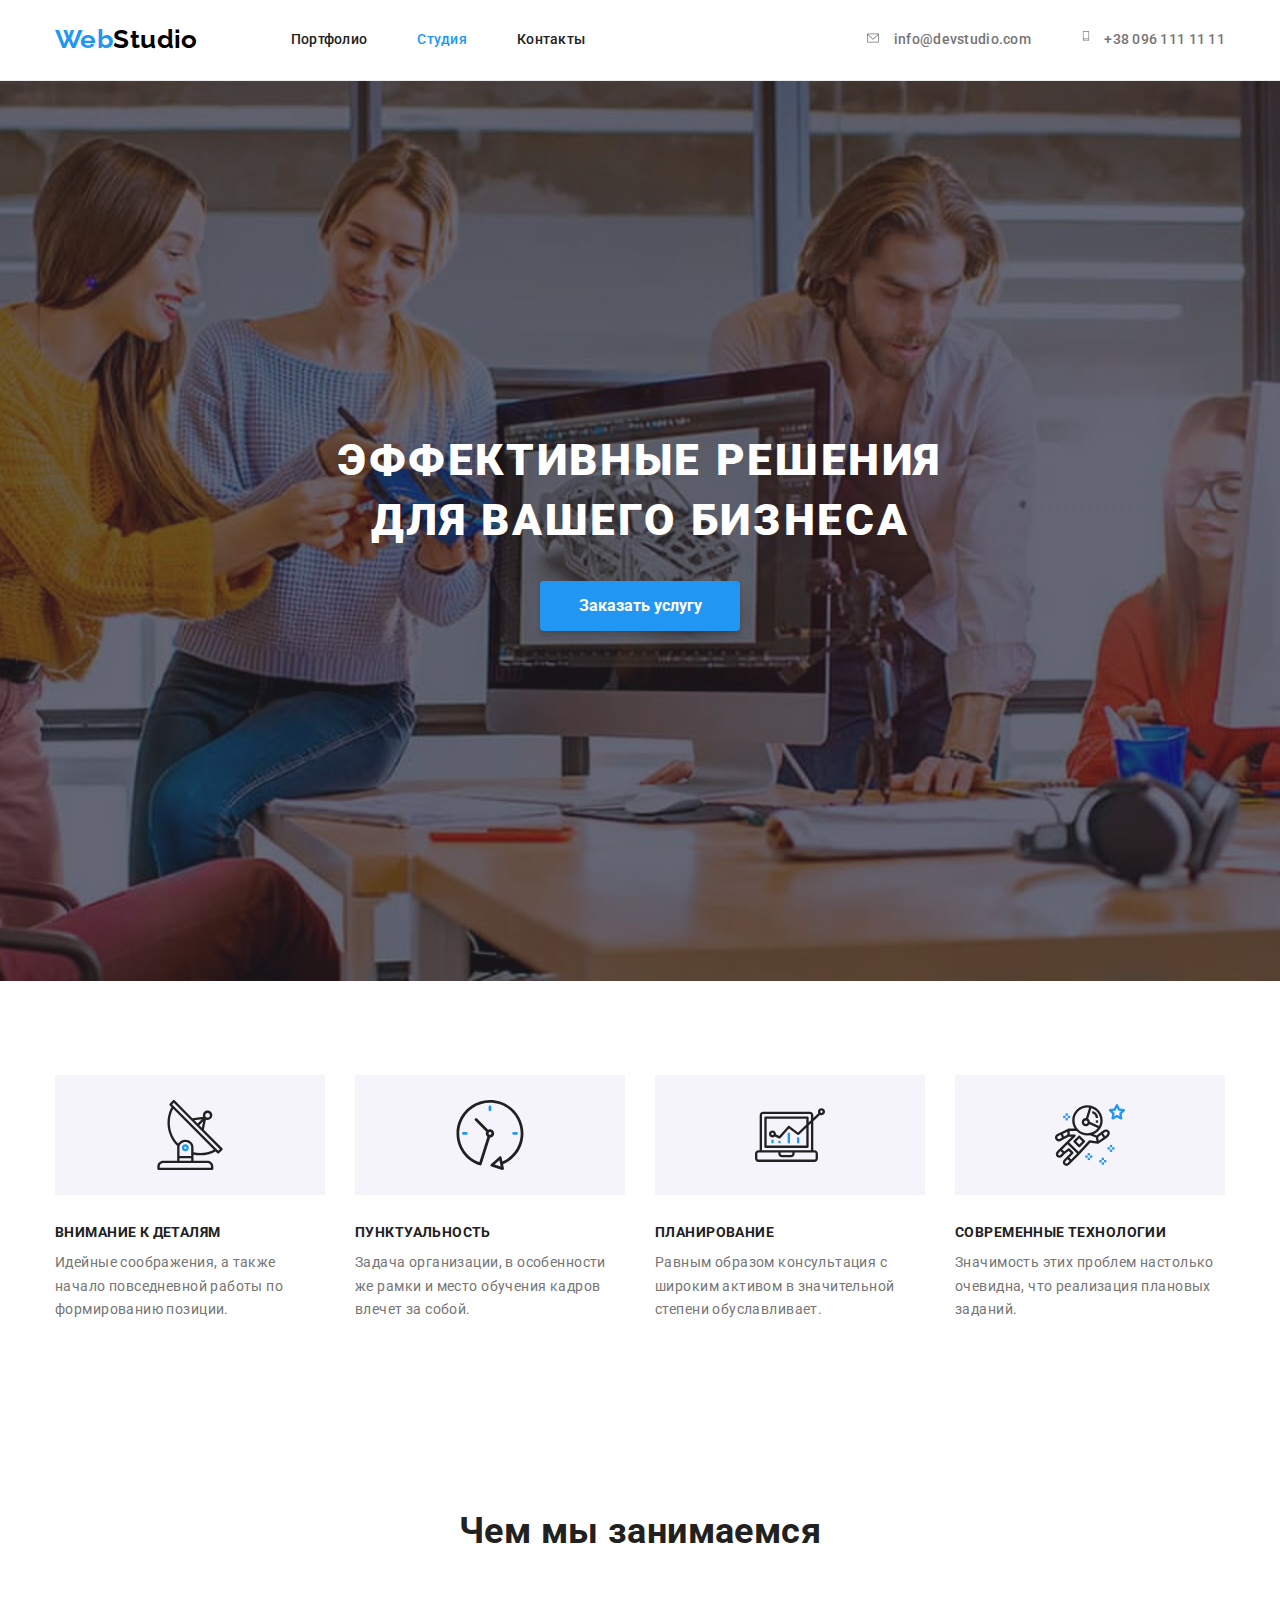
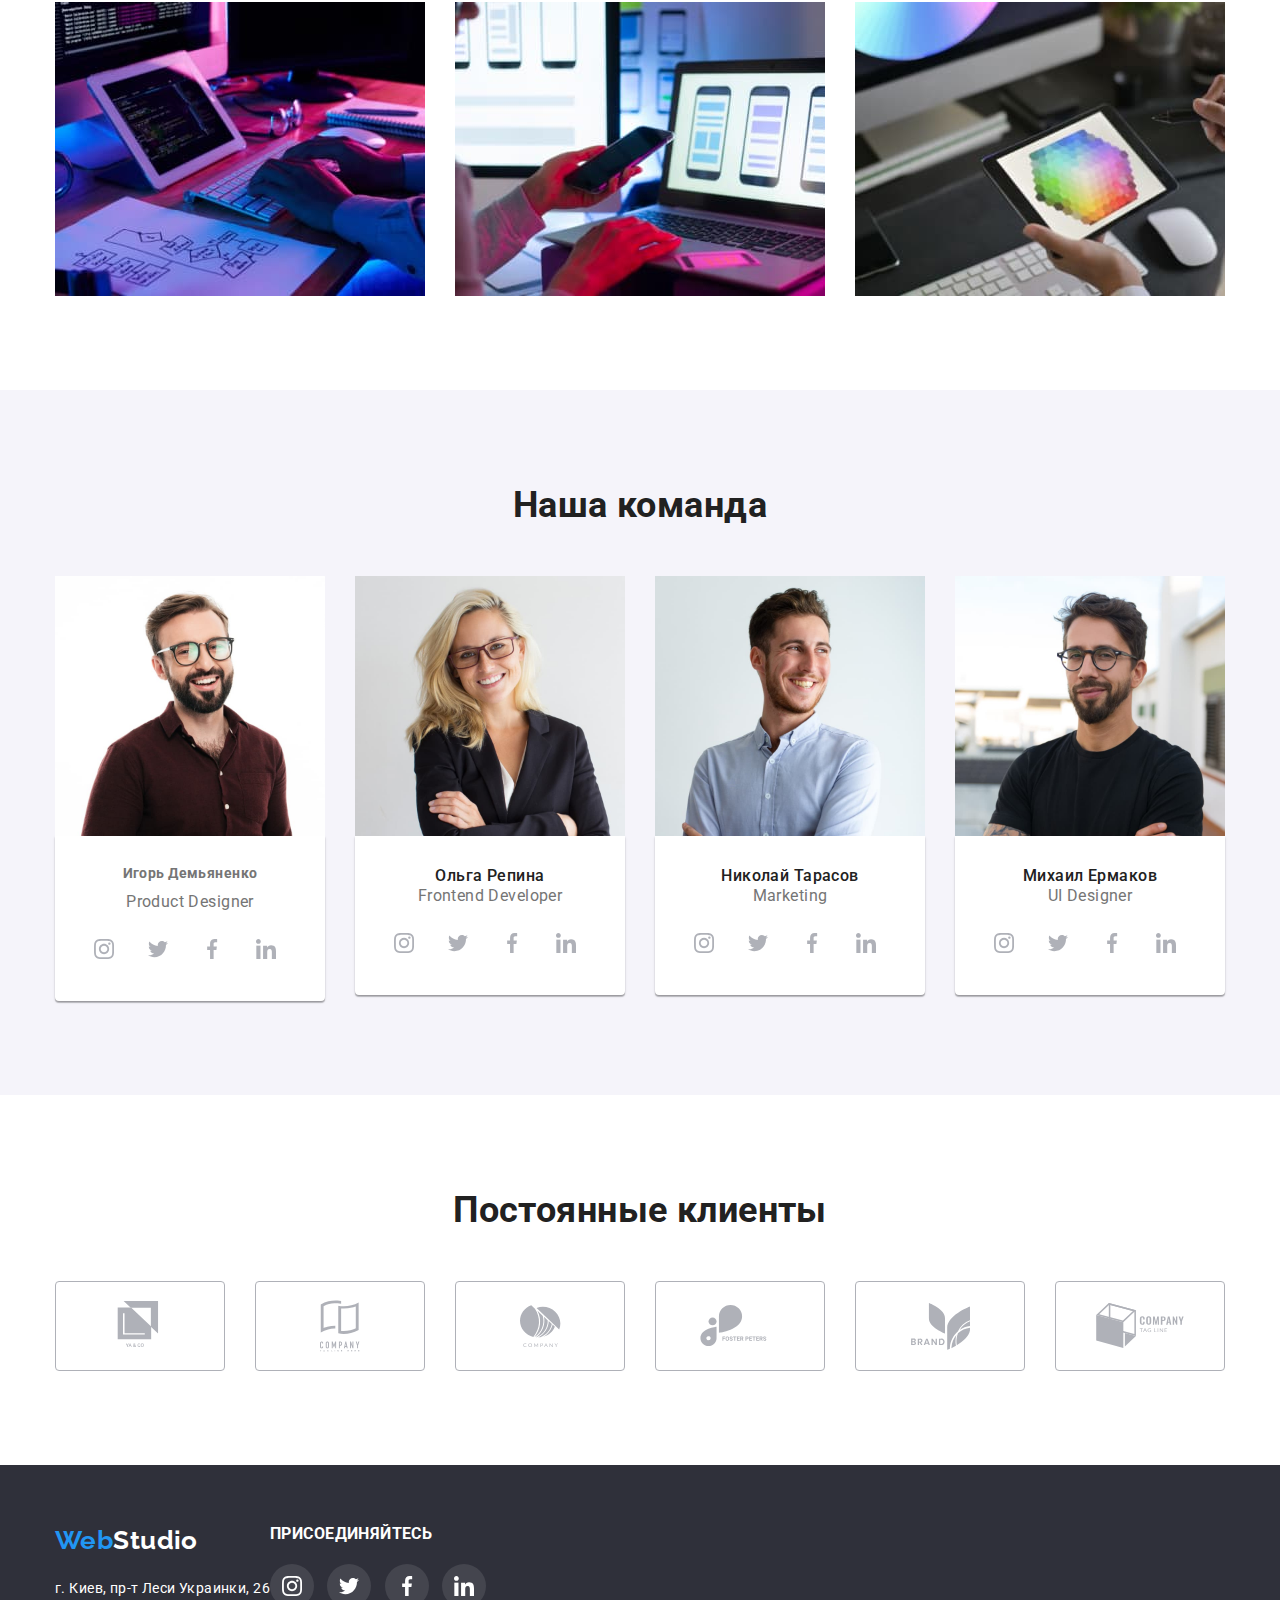
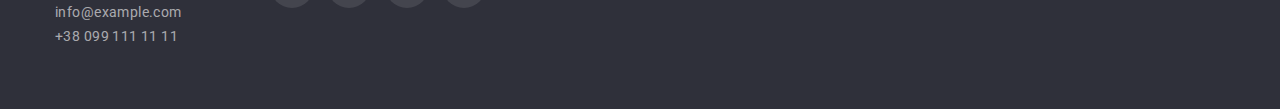
<file: index.html>
<!DOCTYPE html>
<html lang="en">
<head>
    <meta charset="UTF-8">
    <meta http-equiv="X-UA-Compatible" content="IE=edge">
    <meta name="viewport" content="width=device-width, initial-scale=1.0">
    <link rel="preconnect" href="https://fonts.gstatic.com">
    <link href="https://fonts.googleapis.com/css2?family=Raleway:wght@700&family=Roboto:wght@400;500;700;900&display=swap" rel="stylesheet">
    <link rel="stylesheet" href="https://cdnjs.cloudflare.com/ajax/libs/modern-normalize/1.0.0/modern-normalize.min.css">
    <link rel="stylesheet" href="./css/styles.css">
    <title>WebStudio</title>
</head>
<body>
    
        <!--Шапка-->
    <header class="page-header">
    <div class="container">
        <div class="main-page">
        <nav class="navigation">
        <a  href="" class="logo"><span>Web</span><span class="logo-studio">Studio</span></a>
        <ul class=" list-non site-nav">
            <li class="item"><a href="./portfolio.html" class=" site-nav link" >Портфолио</a></li>
            <li class="item"><a href="" class="link current">Студия</a></li>
            <li class="item"><a href="" class="site-nav link" >Контакты</a></li>
        </ul>
        </nav>
        <ul class="list-non contact">
            <li class="item"><a href="mailto:info@devstudio.com" class="contact-date">
                <svg class="icon" width="16" height="12">
                    <use href="./image/sprite.svg#icon-envelope"></use>
                </svg>
                info@devstudio.com</a></li>
            <li class="item"><a href="tel:+380961111111" class=" contact-date">
                <svg class="icon" width="10" height="16">
                    <use href="./image/sprite.svg#icon-smartphone"></use>
                </svg>
                +38 096 111 11 11</a></li>
        </ul>
        </div>
        </div>
    </header>
    <!--Загрузити послугу-->
    <main>
        <section class="section hero overlay"> 
            <div class="container">
                <div class="hero-content">
            <h1 class="section-hero-title">Эффективные решения для вашего бизнеса</h1>
            <button type="button" class="button">Заказать услугу</button>
            </div>
            </div>
        </section>
        <!-- секція під героєм -->
<section class="section">
    <div class="container">
    <!--Заголовок, який далі потрібно приховати-->
    <h2 class="section-title visually-hidden">Наши ценности</h2>
    <!--Список під "Загрузити послугу"-->
    <ul class=" list-non values-list">
        <li class="values-item">
            <div class="values-picture">
                <svg width="70" height="70">
                    <use href="./image/symbol-defs.svg#icon-antenna"></use>
                </svg>
            </div>

            <h3 class="title">Внимание к деталям</h3>
            <p class="text">
                Идейные соображения, а также начало повседневной работы по формированию позиции.
            </p>
        </li>
        <li class="values-item">
            <div class="values-picture">
                <svg width="70" height="70">
                    <use href="./image/symbol-defs.svg#icon-clock"></use>
                </svg>
            </div>
            <h3 class="title">Пунктуальность</h3>
            <p class="text">
                Задача организации, в особенности же рамки и место обучения кадров влечет за собой.
            </p>
        </li>
        <li class="values-item">
            <div class="values-picture">
                <svg width="70" height="70">
                    <use href="./image/symbol-defs.svg#icon-diagram"></use>
                </svg>
            </div>
            <h3 class="title">Планирование</h3>
            <p class="text">
                Равным образом консультация с широким активом в значительной степени обуславливает.
            </p>
        </li>
        <li class="values-item">
            <div class="values-picture">
                <svg width="70" height="70">
                    <use href="./image/symbol-defs.svg#icon-astronaut"></use>
                </svg>
            </div>
            <h3 class="title">Современные технологии</h3>
            <p class="text">
                Значимость этих проблем настолько очевидна, что реализация плановых заданий.
            </p>
        </li>
    </ul>
    </div>
</section>  
<!--Чим ми займаємося-->
<section class="section">
    <div class="container">
    <h2 class="section-title">Чем мы занимаемся</h2>
    <ul class="list-non title-list grid">
        <li class="grid-title"><a href=""><img src="./image/box_1.jpg" alt="Человек пишет код" width="370"></a></li>
        <li class="grid-title"><a href=""><img src="./image/box_2.jpg" alt="Работа с приложениями" width="370"></a></li>
        <li class="grid-title"><a href=""><img src="./image/box_3.jpg" alt="Работа с графикой" width="370"></a></li>
    </ul>
    </div>
</section>
<!--Наша команда-->
<section class="section team">
    <div class="container">
    <h2 class="section-title">Наша команда</h2>
    <ul class=" list-non title-list grid">
        <li class="team-item grid-team">
            <img src="./image/product_designer.jpg" alt="Фотокартка продуктного дизайнера" width="270">
                <div class="manager">
                <h4 class="title -name">Игорь Демьяненко</h4>
                <p class="position">Product Designer</p>
                <ul class=" list-non social">
                    <li>
                        <a href="" class="social-icon" target="_blank" rel="noopener noreferrer">
                            <svg width="20" height="20">
                                <use href="./image/sprite.svg#icon-instagram "></use>
                            </svg>
                        </a>
                    </li>
                    <li>
                        <a href="" class="social-icon" target="_blank" rel="noopener noreferrer">
                            <svg width="20" height="20">
                                <use href="./image/sprite.svg#icon-twitter"></use>
                            </svg>
                        </a>
                    </li>
                    <li>
                        <a href="" class="social-icon"target="_blank" rel="noopener noreferrer">
                            <svg width="20" height="20">
                                <use href="./image/sprite.svg#icon-facebook"></use>
                            </svg>
                        </a>
                    </li>
                    <li>
                        <a href="" class="social-icon"target="_blank" rel="noopener noreferrer">
                            <svg width="20" height="20">
                                <use href="./image/sprite.svg#icon-linkedin"></use>
                            </svg>
                        </a>
                    </li>
                </div>
               
        </li>
        <li class="team-item grid-team">
            <img src="./image/frontend_developer.jpg" alt="Фотокартка розробника" width="270">
            <div class="manager">
                <h4 class="title-name">Ольга Репина</h4>
                <p class="position">Frontend Developer</p>
                <ul class=" list-non social">
                    <li>
                        <a href="" class="social-icon" target="_blank" rel="noopener noreferrer">
                            <svg width="20" height="20">
                                <use href="./image/sprite.svg#icon-instagram "></use>
                            </svg>
                        </a>
                    </li>
                    <li>
                        <a href="" class="social-icon" target="_blank" rel="noopener noreferrer">
                            <svg width="20" height="20">
                                <use href="./image/sprite.svg#icon-twitter"></use>
                            </svg>
                        </a>
                    </li>
                    <li>
                        <a href="" class="social-icon" target="_blank" rel="noopener noreferrer">
                            <svg width="20" height="20">
                                <use href="./image/sprite.svg#icon-facebook"></use>
                            </svg>
                        </a>
                    </li>
                    <li>
                        <a href="" class="social-icon" target="_blank" rel="noopener noreferrer">
                            <svg width="20" height="20">
                                <use href="./image/sprite.svg#icon-linkedin"></use>
                            </svg>
                        </a>
                    </li>
            </div>
            
        </li>
        <li class="team-item grid-team">
           
            <img src="./image/marketing.jpg" alt="Фотокартка спеціаліста з маркетингу" width="270">
            <div class="manager">
                <h4 class="title-name">Николай Тарасов</h4>
                <p class="position">Marketing</p>
                <ul class=" list-non social">
                    <li>
                        <a href="" class="social-icon" target="_blank" rel="noopener noreferrer">
                            <svg width="20" height="20">
                                <use href="./image/sprite.svg#icon-instagram "></use>
                            </svg>
                        </a>
                    </li>
                    <li>
                        <a href="" class="social-icon" target="_blank" rel="noopener noreferrer">
                            <svg width="20" height="20">
                                <use href="./image/sprite.svg#icon-twitter"></use>
                            </svg>
                        </a>
                    </li>
                    <li>
                        <a href="" class="social-icon" target="_blank" rel="noopener noreferrer">
                            <svg width="20" height="20">
                                <use href="./image/sprite.svg#icon-facebook"></use>
                            </svg>
                        </a>
                    </li>
                    <li>
                        <a href="" class="social-icon" target="_blank" rel="noopener noreferrer">
                            <svg width="20" height="20">
                                <use href="./image/sprite.svg#icon-linkedin"></use>
                            </svg>
                        </a>
                    </li>
            </div>
            
        </li>
        <li class="team-item grid-team">
           
            <img src="./image/ul_designer.jpg" alt="Фотокартка дизайнера" width="270">
            <div class="manager">
                <h4 class="title-name">Михаил Ермаков</h4>
                <p class="position">UI Designer</p>
                <ul class=" list-non social">
                    <li>
                        <a href="" class="social-icon" target="_blank" rel="noopener noreferrer">
                            <svg width="20" height="20">
                                <use href="./image/sprite.svg#icon-instagram "></use>
                            </svg>
                        </a>
                    </li>
                    <li>
                        <a href="" class="social-icon" target="_blank" rel="noopener noreferrer">
                            <svg width="20" height="20">
                                <use href="./image/sprite.svg#icon-twitter"></use>
                            </svg>
                        </a>
                    </li>
                    <li>
                        <a href="" class="social-icon" target="_blank" rel="noopener noreferrer">
                            <svg width="20" height="20">
                                <use href="./image/sprite.svg#icon-facebook"></use>
                            </svg>
                        </a>
                    </li>
                    <li>
                        <a href="" class="social-icon" target="_blank" rel="noopener noreferrer">
                            <svg width="20" height="20">
                                <use href="./image/sprite.svg#icon-linkedin"></use>
                            </svg>
                        </a>
                    </li>
            </div> 
        </li>
    </ul>
    </div>
</section>
<!-- Постійні клієнти -->
<section class="section clients">
    <div class="container">
        <h2 class="section-title">Постоянные клиенты</h2>
        <ul class=" list-non our-clients-list">
            <li class="our-clients-item">
                <a href="" class="our-clients-link">
                    <svg class="clients-icon" width="44,27" height="49.23">
                        <use href="./image/symbol-defs.svg#icon-logo-1"></use>
                    </svg>
                </a>
            </li>
            <li class="our-clients-item">
                <a href="" class="our-clients-link">
                    <svg class="clients-icon" width="40" height="52">
                        <use href="./image/symbol-defs.svg#icon-logo-2"></use>
                    </svg>
                </a>
            </li>
            <li class="our-clients-item">
                <a href="" class="our-clients-link">
                    <svg class="clients-icon" width="41" height="42.6">
                        <use href="./image/symbol-defs.svg#icon-logo-3"></use>
                    </svg>
                </a>
            </li>
            <li class="our-clients-item">
                <a href="" class="our-clients-link">
                    <svg class="clients-icon" width="79.66" height="42.02">
                        <use href="./image/symbol-defs.svg#icon-logo-4"></use>
                    </svg>
                </a>
            </li>
            <li class="our-clients-item">
                <a href="" class="our-clients-link">
                    <svg class="clients-icon" width="59" height="47">
                        <use href="./image/symbol-defs.svg#icon-logo-5"></use>
                    </svg>
                </a>
            </li>
            <li class="our-clients-item">
                <a href="" class="our-clients-link">
                    <svg class="clients-icon" width="88.48" height="45.44">
                        <use href="./image/symbol-defs.svg#icon-logo-6"></use>
                    </svg>
                </a>
            </li>

        </ul>
    </div>


</section>

</main>
<footer class="section-footer">
    <div class="container footer">
        <div class="footer-studio">
    <a href="" class="logo"><span>Web</span><span class="logo-footer-studio">Studio</span></a>
    
    <ul class="list-non footer-contacts">
        <li><a href="https://goo.gl/maps/GumJZrkpZJpaKMpm8" target="_blank" rel="nooper noreferrer" class="adress">г. Киев, пр-т Леси Украинки, 26</a></li>
        <li><a href="mailto:info@devstudio.com" class="contacts">info@example.com</a></li>
        <li><a href="tel:+380961111111" class="contacts">+38 099 111 11 11</a></li>
    </ul>
    </div>
    
    <!-- Іконки футера -->
    <div class="footer-network-list">
        <h3 class="footer-network-title">присоединяйтесь</h3>
        <ul class="footer-network-icon">
            <li class="footer-network-icon-item">
                <a href="" class="footer-network-icon-link" aria-label="инстаграм">
                    <svg class="footer-icon" width="20" height="20">
                        <use href="./image/sprite.svg#icon-instagram "></use>
                    </svg>
                </a>
            </li>
            <li class="footer-network-icon-item">
                <a href="" class="footer-network-icon-link" aria-label="твиттер">
                    <svg class="footer-icon" width="20" height="20">
                        <use href="./image/sprite.svg#icon-twitter"></use>
                    </svg>
                </a>
            </li>
            <li class="footer-network-icon-item">
                <a href="" class="footer-network-icon-link" aria-label="фейсбук">
                    <svg class="footer-icon" width="20" height="20">
                        <use href="./image/sprite.svg#icon-facebook"></use>
                    </svg>
                </a>
            </li>
            <li class="footer-network-icon-item">
                <a href="" class="footer-network-icon-link" aria-label="линкедин">
                    <svg class="footer-icon" width="20" height="20">
                        <use href="./image/sprite.svg#icon-linkedin"></use>
                    </svg>
                </a>
            </li>
        </ul>
    
    </div>
    </div>
</footer>
</body>
</html>
</file>
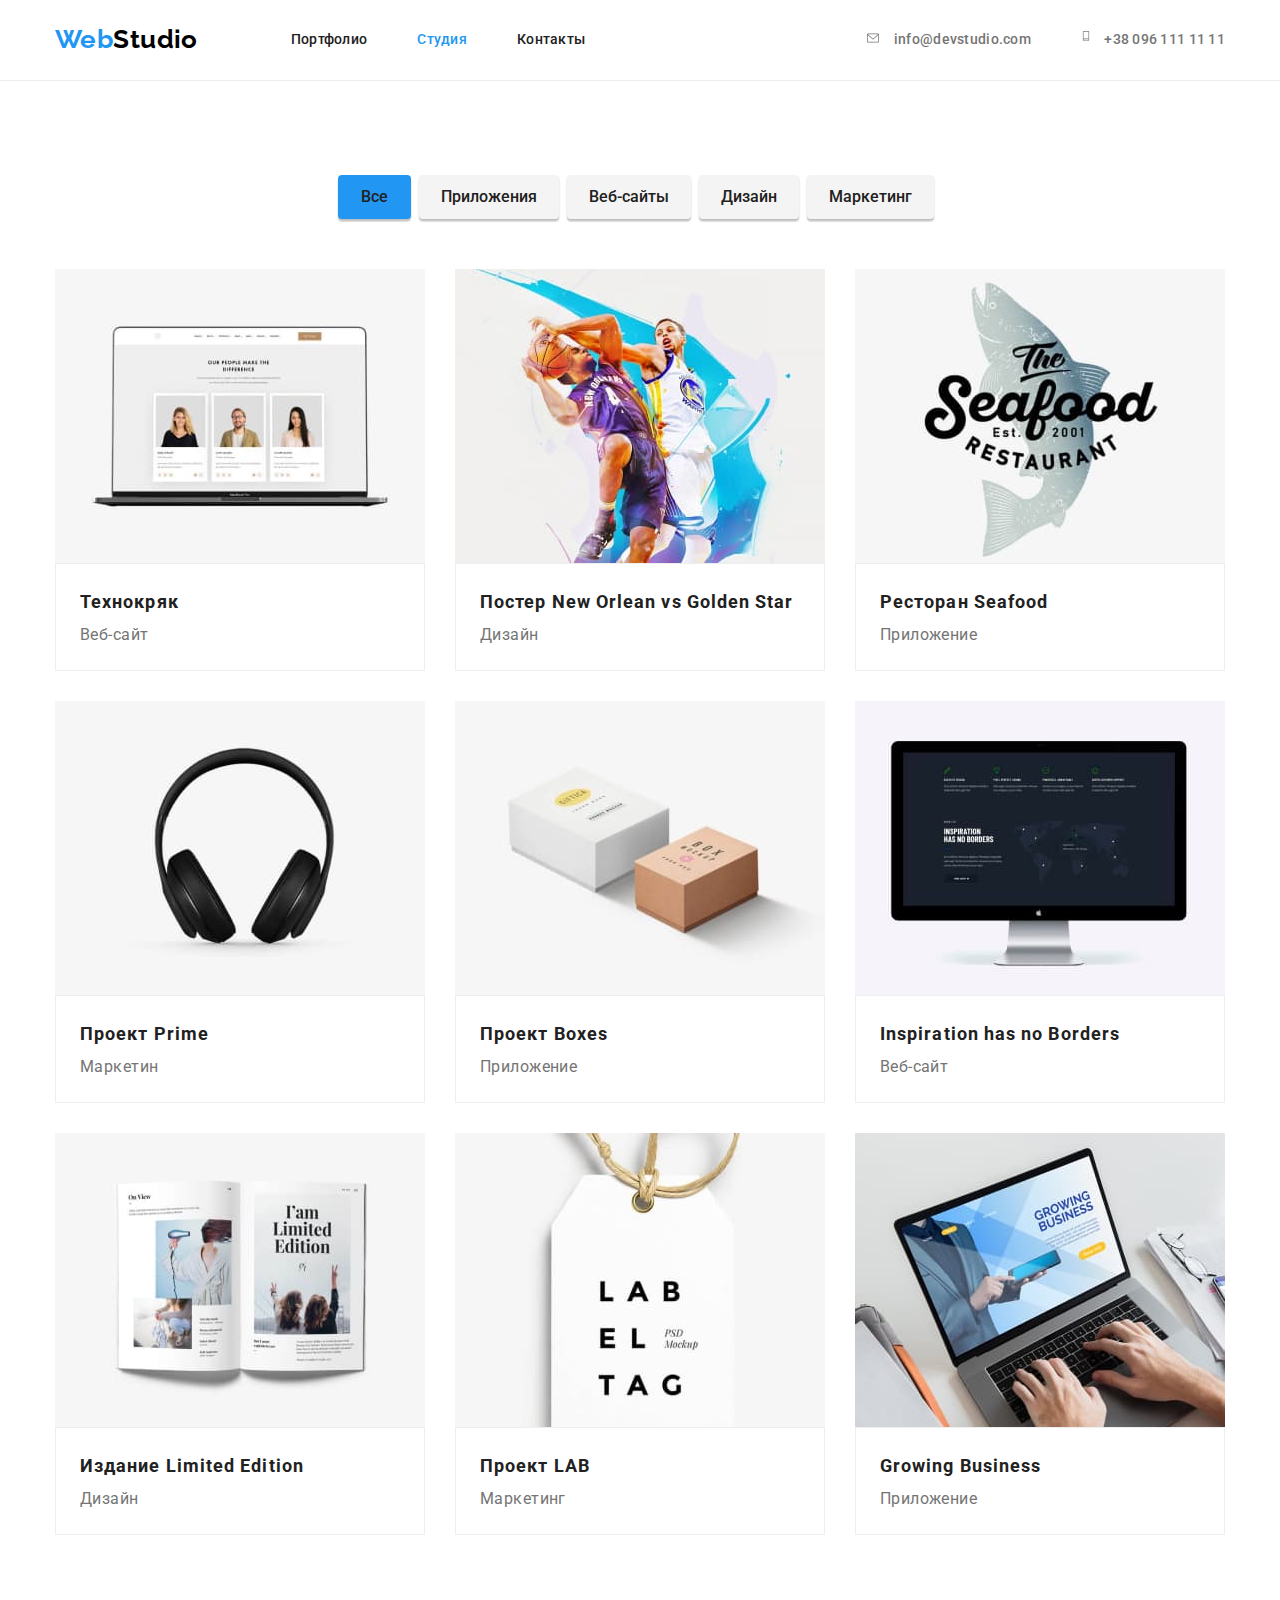
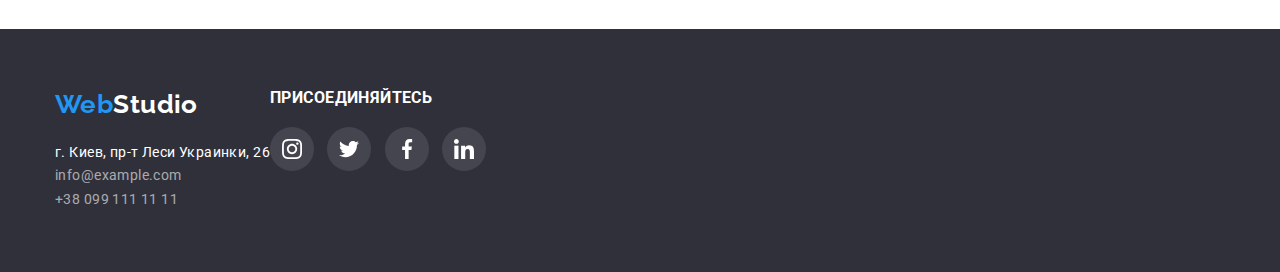
<file: portfolio.html>
<!DOCTYPE html>
<html lang="en">
<head>
    <meta charset="UTF-8">
    <meta http-equiv="X-UA-Compatible" content="IE=edge">
    <meta name="viewport" content="width=device-width, initial-scale=1.0">
    <link rel="preconnect" href="https://fonts.gstatic.com">
    <link href="https://fonts.googleapis.com/css2?family=Raleway:wght@700&family=Roboto:wght@400;500;700;900&display=swap" rel="stylesheet">
    <link rel="stylesheet" href="https://cdnjs.cloudflare.com/ajax/libs/modern-normalize/1.0.0/modern-normalize.min.css">
    <link rel="stylesheet" href="./css/styles.css">
    <title>Portfolio</title>

</head>
<body>
    <!-- Шапка -->
    <header class="page-header">
        <div class="container">
            <div class="main-page">
                <nav class="navigation">
                    <a href="" class="logo"><span>Web</span><span class="logo-studio">Studio</span></a>
                    <ul class=" list-non site-nav">
                        <li class="item"><a href="./portfolio.html" class=" site-nav link">Портфолио</a></li>
                        <li class="item"><a href="" class="link current">Студия</a></li>
                        <li class="item"><a href="" class="site-nav link">Контакты</a></li>
                    </ul>
                </nav>
            <ul class="list-non contact">
                <li class="item"><a href="mailto:info@devstudio.com" class="contact-date">
                        <svg class="icon" width="16" height="12">
                            <use href="./image/sprite.svg#icon-envelope"></use>
                        </svg>
                        info@devstudio.com</a></li>
                <li class="item"><a href="tel:+380961111111" class=" contact-date">
                        <svg class="icon" width="10" height="16">
                            <use href="./image/sprite.svg#icon-smartphone"></use>
                        </svg>
                        +38 096 111 11 11</a></li>
            </ul>
            </div>
        </div>
    </header>

    <!--Секція з портфоліо-->
    <main>
        <h1 class="visually-hidden">Портфолио</h1>
        <section class="section">
        <div class="container">
        <ul class="list-non button-nav">
            <li class="button-nav"><button type="button" class="button-portfolio curent">Все</button></li>
            <li class="button-nav"><button type="button" class="button-portfolio">Приложения</button></li>
            <li class="button-nav"><button type="button" class="button-portfolio">Веб-сайты</button></li>
            <li class="button-nav"><button type="button" class="button-portfolio">Дизайн</button></li>
            <li class="button-nav"><button type="button" class="button-portfolio">Маркетинг</button></li>
        </ul>    
        <h2 class="visually-hidden">Проекты</h2>
                <ul class=" list-non portfollio-list">
            <li class="portfollio-item"> 
                <a class="project" href="">
                      <img src="./image/img-portfolio/img.jpg" width="370" height="294" alt=" стораница веб сайта"> 
                        <div class="foto">
                           <h3 class="portfollio-list-title">Технокряк</h3>
                            <p class="portfollio-list-description">Веб-сайт</p>
                        </div> 
                </a>
                     </li>
            <li class="portfollio-item">
                <a class="project" href="">
                      <img src="./image/img-portfolio/img-1.jpg" width="370" height="294" alt="дизайн постера клуба New Orlean ">
                        <div class="foto">
                            <h3 class="portfollio-list-title">Постер New Orlean vs Golden Star</h3> 
                            <p class="portfollio-list-description">Дизайн</p> 
                        </div>
                </a>
                 </li>
            <li class="portfollio-item">
                <a class="project" href="">
                      <img src="./image/img-portfolio/img-2.jpg" width="370" height="294" alt="логотип приложения ресторана Seafood">
                        <div class="foto">
                         <h3 class="portfollio-list-title">Ресторан Seafood</h3>
                          <p class="portfollio-list-description">Приложение</p> 
                        </div>   
                </a>
                  </li>
            <li class="portfollio-item">
                <a class="project" href="">
                     <img src="./image/img-portfolio/img-3.jpg" width="370" height="294" alt="наушники"> 
                        <div class="foto">
                          <h3 class="portfollio-list-title">Проект Prime</h3>
                           <p class="portfollio-list-description">Маркетин </p> 
                        </div>
                </a>
                 </li>
            <li class="portfollio-item"> 
                <a class="project" href="">
                    <img src="./image/img-portfolio/img-4.jpg" width="370" height="294" alt="коробки">                    
                       <div class="foto">
                          <h3 class="portfollio-list-title">Проект Boxes</h3>
                           <p class="portfollio-list-description">Приложение</p> 
                        </div>
                </a>
                     </li>
            <li class="portfollio-item">
                <a class="project" href="">
                    <img src="./image/img-portfolio/img-5.jpg" width="370" height="294" alt="монитор"> 
                        <div class="foto">
                        <h3 class="portfollio-list-title">Inspiration has no Borders</h3>
                         <p class="portfollio-list-description">Веб-сайт</p>
                        </div>
                </a>
                     </li>
            <li class="portfollio-item"> 
                <a class="project" href="">
                    <img src="./image/img-portfolio/img-6.jpg" width="370" height="294" alt="книга">
                        <div class="foto">
                         <h3 class="portfollio-list-title">Издание Limited Edition</h3>
                          <p class="portfollio-list-description">Дизайн</p>
                        </div>
                </a>
                         </li>
            <li class="portfollio-item">
                <a class="project" href="">
                      <img src="./image/img-portfolio/img-7.jpg" width="370" height="294" alt="логоип LAB">
                        <div class="foto">
                            <h3 class="portfollio-list-title">Проект LAB</h3>
                             <p class="portfollio-list-description">Маркетинг</p> 
                           </div>
                </a>
                     </li>
            <li class="portfollio-item">
                <a class="project" href="">
                      <img src="./image/img-portfolio/img-8.jpg" width="370" height="294" alt="печать на ноутбуке">
                           <div class="foto">
                           <h2 class="portfollio-list-title">Growing Business</h2> 
                           <p class="portfollio-list-description">Приложение</p> 
                        </div>     
                </a>        
                </li>
        </ul>
        </div>
    </section>
    </main>
    <footer class="section-footer">
        <div class="container footer">
            <div class="footer-studio">
                <a href="" class="logo"><span>Web</span><span class="logo-footer-studio">Studio</span></a>
    
                <ul class="list-non footer-contacts">
                    <li><a href="https://goo.gl/maps/GumJZrkpZJpaKMpm8" target="_blank" rel="nooper noreferrer"
                            class="adress">г. Киев, пр-т Леси Украинки, 26</a></li>
                    <li><a href="mailto:info@devstudio.com" class="contacts">info@example.com</a></li>
                    <li><a href="tel:+380961111111" class="contacts">+38 099 111 11 11</a></li>
                </ul>
            </div>
    
            <!-- Іконки футера -->
            <div class="footer-network-list">
                <h3 class="footer-network-title">присоединяйтесь</h3>
                <ul class="footer-network-icon">
                    <li class="footer-network-icon-item">
                        <a href="" class="footer-network-icon-link" aria-label="инстаграм">
                            <svg class="footer-icon" width="20" height="20">
                                <use href="./image/sprite.svg#icon-instagram "></use>
                            </svg>
                        </a>
                    </li>
                    <li class="footer-network-icon-item">
                        <a href="" class="footer-network-icon-link" aria-label="твиттер">
                            <svg class="footer-icon" width="20" height="20">
                                <use href="./image/sprite.svg#icon-twitter"></use>
                            </svg>
                        </a>
                    </li>
                    <li class="footer-network-icon-item">
                        <a href="" class="footer-network-icon-link" aria-label="фейсбук">
                            <svg class="footer-icon" width="20" height="20">
                                <use href="./image/sprite.svg#icon-facebook"></use>
                            </svg>
                        </a>
                    </li>
                    <li class="footer-network-icon-item">
                        <a href="" class="footer-network-icon-link" aria-label="линкедин">
                            <svg class="footer-icon" width="20" height="20">
                                <use href="./image/sprite.svg#icon-linkedin"></use>
                            </svg>
                        </a>
                    </li>
                </ul>
    
            </div>
        </div>
    </footer>
    </body>
</html>
</file>
<file: css/styles.css>
:root {
  --primary-text-color: #757575;
  --title-text-color: #212121;
  --accent-color: #2196f3;
  --base-color-logo: #2196f3;
  --background-color: #ffffff;
  --second-background-color: #f5f4fa;
  --background-footer-color: #2f303a;
  --color-icons:#AFB1B8;
  
}
/* html{     
  box-sizing: border-box;
}
*,
*::after,
*::before {
 /* box-sizing: inherit;   */

/* контейнер */
.container {
  margin-left: auto;
  margin-right: auto;
  width: 1200px;
  padding-right: 15px;
  padding-left: 15px;
  /* outline: 2px solid tomato; */
  /* background-color: plum; */
}

body {
  color: var(--primary-text-color);
  background-color: var(--background-color);
  font-family: "Roboto", sans-serif;
  font-size: 14px;
  line-height: 1.71;
  letter-spacing: 0.03em;
}
.section {
  padding-top: 94px;
  padding-bottom: 94px;
}

h1,
h2,
h3,
h4,
h5,
h6,
p {
  margin: 0px;
}
.list-non {
  list-style: none;
  margin-top: 0px;
  margin-bottom: 0px;
  padding-left: 0px;
}

img {
  display: block;
  max-width: 100%;
  height: auto;
}

/* клас, щоб приховати заголовок */
.visually-hidden {
  position: absolute !important;
  clip: rect(1px 1px 1px 1px);
  clip: rect(1px, 1px, 1px, 1px);
  padding: 0 !important;
  border: 0 !important;
  height: 1px !important;
  width: 1px !important;
  overflow: hidden;
}
/* оформлення логотипу */
.logo {
  color: var(--base-color-logo);
  text-decoration: none;
  font-family: Raleway;
  font-weight: 700;
  font-size: 26px;
  line-height: 1.19;
}
.logo-studio {
  color: #000;
  margin-right: 93px;
}

.logo-footer-studio {
  color: #ffffff;
}

/* хедер-новігація */

.page-header {
  /* background-color: rgb(204, 204, 204); */
 border-bottom: 1px solid #ececec;
  padding-top: 24px;
  padding-bottom: 25px;
}
/* контейнер навігації */
.main-page {
  display: flex;
  align-items: center;
  justify-content: flex-end;
}
.navigation {
  display: flex;
  align-items: center;
  margin-right: auto;
}
.site-nav {
  display: inline-flex;
}
.site-nav .item:not(:last-child) {
  margin-right: 50px;
}

.site-nav .link {
  /* display: block; 
  padding-top: 32px;
  padding-bottom: 32px;*/

  color: var(--title-text-color);
  text-decoration: none;
  font-weight: 500;
  font-size: 14px;
  line-height: 1.42;
  letter-spacing: 0.02em;
}
.site-nav .link:hover,
.site-nav .link:focus {
  color: var(--accent-color);
}
.site-nav .link.current {
  color: var(--accent-color);
}

/* хедер-контакти */
.contact {
  display: flex;
}
.contact .item + .item {
  margin-left: 50px;
}
.contact-date {
  color: var(--primary-text-color);
  text-decoration: none;
  font-weight: 500;
  font-size: 14px;
  line-height: 1.42;
  letter-spacing: 0.02em;
}
.contact .contact-date:hover,
.contact .contact-date:focus {
  color: var(--accent-color);
}
/* Іконки-контакти */
.contact-date .icon{
  margin-right: 10px;
  fill: currentColor;
}

/* кнопка */
.button {
  box-shadow: 0px 4px 4px rgba(0, 0, 0, 0.15);
  border-radius: 4px;
  padding: 10px 32px;
  min-width: 200px;
  border: none;

  color: #ffffff;
  background-color: #2196f3;
  cursor: pointer;
  font-weight: 700;
  font-size: 16px;
  line-height: 1.87;
  display: inline-block;
  
}
.button:hover,
.button:focus {
  background-color: #188ce8;
}

/* кнопки портфоліо */
.button-portfolio {
 display: inline-block;
  padding: 6px 22px;
  min-width: 73px;
  border-radius: 4px;
  color: var(--title-text-color);
  font-family: inherit;
  font-weight: 500;
  font-size: 16px;
  line-height: 2;
  cursor: pointer;
  text-align: center;
  border: none;
  background-color: #f5f4f4;
  box-shadow: 0px 3px 1px rgba(0, 0, 0, 0.1), 0px 1px 2px rgba(0, 0, 0, 0.08),
    0px 2px 2px rgba(0, 0, 0, 0.12);  
}
.button-portfolio:hover{
  color: #ffffff;
  background-color: var(--accent-color);
}
.button-portfolio:focus{
  color: #ffffff;
  background-color: var(--accent-color);
}

.button-nav .button-portfolio.curent{
  background-color:var(--accent-color);
}
.button-nav {
  display: flex;
  justify-content: center;
  margin-bottom: 50px;
  margin-top: 0px;
  padding: 0px;
  list-style: none;
}

/* секція героя (загрузити послугу)*/
.hero {
  background: #2f303a;
  text-align: center;
  min-height: 100vh;
  display: flex;
  align-items: center;
}
.hero .container {
  display: flex;
  align-items: center;
  justify-content: center;
}
.hero-content {
  max-width: 696px;
}

.section-hero-title {
  margin-top: 0px;
  margin-bottom: 30px;

  color: #ffffff;
  font-weight: 900;
  font-size: 44px;
  line-height: 1.36;
  letter-spacing: 0.06em;
  text-transform: uppercase;
}
.overlay{
  background-size: cover;
  background-position: center;
  background-repeat: no-repeat;
  margin-left: auto;
  margin-right: auto;
  max-width: 2000px;
  height: 600px;
  background-image: linear-gradient( to right, 
   rgba(47, 48, 58, 0.4),
   rgba(47, 48, 58, 0.4)),
   url("../image/img-hero.jpg");
}
/* Заголовки секцій */
.section-title {
  margin-top: 0px;
  margin-bottom: 50px;

  color: var(--title-text-color);
  font-weight: 700;
  font-size: 36px;
  line-height: 1.17;
  text-align: center;
}
.title-list{
  padding: 0px;
  margin: 0px;
}
/* секція "Наші цінності */
.values-list {
  display: flex;
  margin: 0;
  padding: 0;
  text-align: left;
  justify-content: space-between;
}
.values-item {
  flex-basis: calc((100% - 4 * 30px) / 4);
}
.title{
  font-weight: bold;
  font-size: 14px;
  line-height: 1.1;
  color: var(--title-text-color)
  text-transform: uppercase;
  margin-bottom: 10px;
}
.text{
  font-size: 14px;
  line-height: 1.7;
}

.values-list .title {
  color: var(--title-text-color);
  font-weight: 700;
  line-height: 1.14;
  text-transform: uppercase;
  margin-top: 0px;
  margin-bottom: 10px;
}
.values-list .text {
  font-size: 14px;
  line-height: 1.7;
 }
 /* Іконки-Наші цінності */
 
 .values-picture {
  width: 270px;
  height: 120px;
  display: flex; 
  justify-content: center;
  align-items: center;
  background-color: var(--second-background-color);
  margin-bottom: 30px;

}

 
/* Чим ми займаємося */
.grid {
  display: flex;
  flex-wrap: wrap;
  margin-left: -30px;
  margin-top: -50px;
}

.grid-title {
  flex-basis: calc((100% - 3 * 30px) / 3);
  margin-left: 30px;
  margin-top: 50px;
}

/* Наша команда */

.team {
  background-color: var(--second-background-color);
}
.team .section {
  padding-top: 94px;
  padding-bottom: 94px;
}
.team-item {
  flex-basis: calc((100% - 3 * 30px) / 3);
  margin-left: 30px;
  margin-top: 50px;
}
.grid-team {
  flex-basis: calc((100% - 4 * 30px) / 4);
}

.title-name {
  color: var(--title-text-color);
  font-weight: 500;
  font-size: 16px;
  line-height: 1.19;
}
.manager {
  padding-top: 30px;
  padding-bottom: 30px;

  text-align: center;
  background: #ffffff;
  /* material shadow v1 */
  box-shadow: 0px 1px 3px rgba(0, 0, 0, 0.12), 0px 1px 1px rgba(0, 0, 0, 0.14),
    0px 2px 1px rgba(0, 0, 0, 0.2);
  border-radius: 0px 0px 4px 4px;
}

.position {
  font-size: 16px;
  line-height: 1.19;
  /* text-align: center; */
  margin-top: 10;
  /* margin-bottom: 0; */
}

/* Іконки */
.social {
  display: flex;
  padding-left: 0px;
  justify-content: center;
  align-items: center;
  margin-top: 16px;
    
}

.social-icon {
  display: flex;
  height: 44px;
  width: 44px;
  justify-content: center;
  align-items: center;
  fill: var(--color-icons);
}

.social-icon:not(first-child) {
  margin-right: 10px;
}

.social-icon:hover {
  background-color: var(--accent-color);
  fill: var(--background-color);
  border-radius: 50%;


}
/* Наші клієнти */

  .our-clients-link {
  width: 170px;
  height: 90px;
  display: flex;
  align-items: center;
  justify-content: center;
  border: 1px solid #afb1b8;
  border-radius: 4px;
  fill: var(--color-icons);
}
.our-clients-link:hover,
.our-clients-link:focus {
  border: 1px solid var(--accent-color);
  fill: var(--accent-color);
}

.our-clients-list{
  display: flex;
  margin: 0;
  padding: 0;
}

.our-clients-item:not(first-child) {
  margin-right: 30px;
}
.our-clients-item {
  margin: 0;
  padding: 0;
}


/* Секція footer */
.section-footer {
  background-color: var(--background-footer-color);
  padding-top: 60px;
  padding-bottom: 60px;
}
.section-footer .adress {
  color: #ffffff;
  text-decoration: none;
}
.section-footer .contacts {
  color: rgba(255, 255, 255, 0.6);
  text-decoration: none;
}
.footer-studio{
  
  display: inline-block;
  flex-basis: calc((50%-45px) / 2);
}
.footer {
  display: flex;
}

.container .footer {
  padding: 60px 0px;
}

.footer-contacts{ 
  margin-top: 20px;
}
/* Іконки футера-Приєднюйтесь */


.footer-network-title {
  font-weight: 700;
  line-height: 1.14;
  text-transform: uppercase;
  color: var(--background-color);
  margin-bottom: 20px;
}

.footer-network-icon-item {
  display: inline-block;
  align-items: center;
  justify-content: center;
}

.footer-network-icon-item:not(:last-child) {
  margin-right: 10px;
}
.footer-icon {
  fill: var(--background-color);
}
.footer-network-icon-link {
  width: 44px;
  height: 44px;
  display: flex;
  align-items: center;
  justify-content: center;
  border-radius: 50%;
  background-color: rgba(255, 255, 255, 0.1);
}

.footer-network-icon-link:hover,
.footer-network-icon-link:focus {
  background-color: var(--accent-color);
}
.footer-network-icon {
  padding: 0%;
}


/* Секція портфоліо */
.foto{
  border: 1px solid #eeeeee;
  padding-top: 20px;
  padding-right: 24px;
  padding-bottom: 20px;
  padding-left: 24px;
}

.portfollio-list-title {
  color: var(--title-text-color);
  font-weight: 700;
  font-size: 18px;
  line-height: 2;
  letter-spacing: 0.06em;
}
.portfollio-list-description {
  font-size: 16px;
  line-height: 1.87;
}

.portfollio-list{
  display: flex;
  flex-wrap: wrap;
  padding: 0px;
  margin: 0px;
  margin-left: -30px;
  margin-top: -30px;
  padding-top: 50px;
}

.project {
  color: var(--contact-header-color);
  display: block;
  text-decoration: none;
}
.project:hover,
.project:focus {
  box-shadow: 
  0px 1px 1px rgba(0, 0, 0, 0.12), 
  0px 4px 4px rgba(0, 0, 0, 0.06), 
  1px 4px 6px rgba(0, 0, 0, 0.16);
}


.portfollio-item{
  margin-left: 30px;
  margin-top: 30px;
  flex-basis: calc((100% - 3 * 30px) / 3);
}
.foto{
  border-bottom: 1px solid #eeeeee;
  border-right: 1px solid #eeeeee;
  border-left: 1px solid #eeeeee;
  padding-top: 20px;
  padding-right: 24px;
  padding-bottom: 20px;
  padding-left: 24px;
}
.button-nav{
  display: flex;
  justify-content: center;
  list-style: none;
  padding: 0px;
  margin: 0px;
}
.button-nav:not(:last-child){
  margin-right: 8px;
}
/* колір лого header: 000000, #2196F3 */
/* колір заголовків #212121 */
/* колір тексту <p>  і підписів під фото  #757575*/
/* кольори навігації #212121, акцент #2196F3 */
/* секція героя, h1 #FFFFFF,  */
/* вторинний колір фону #F5F4FA */
</file>
